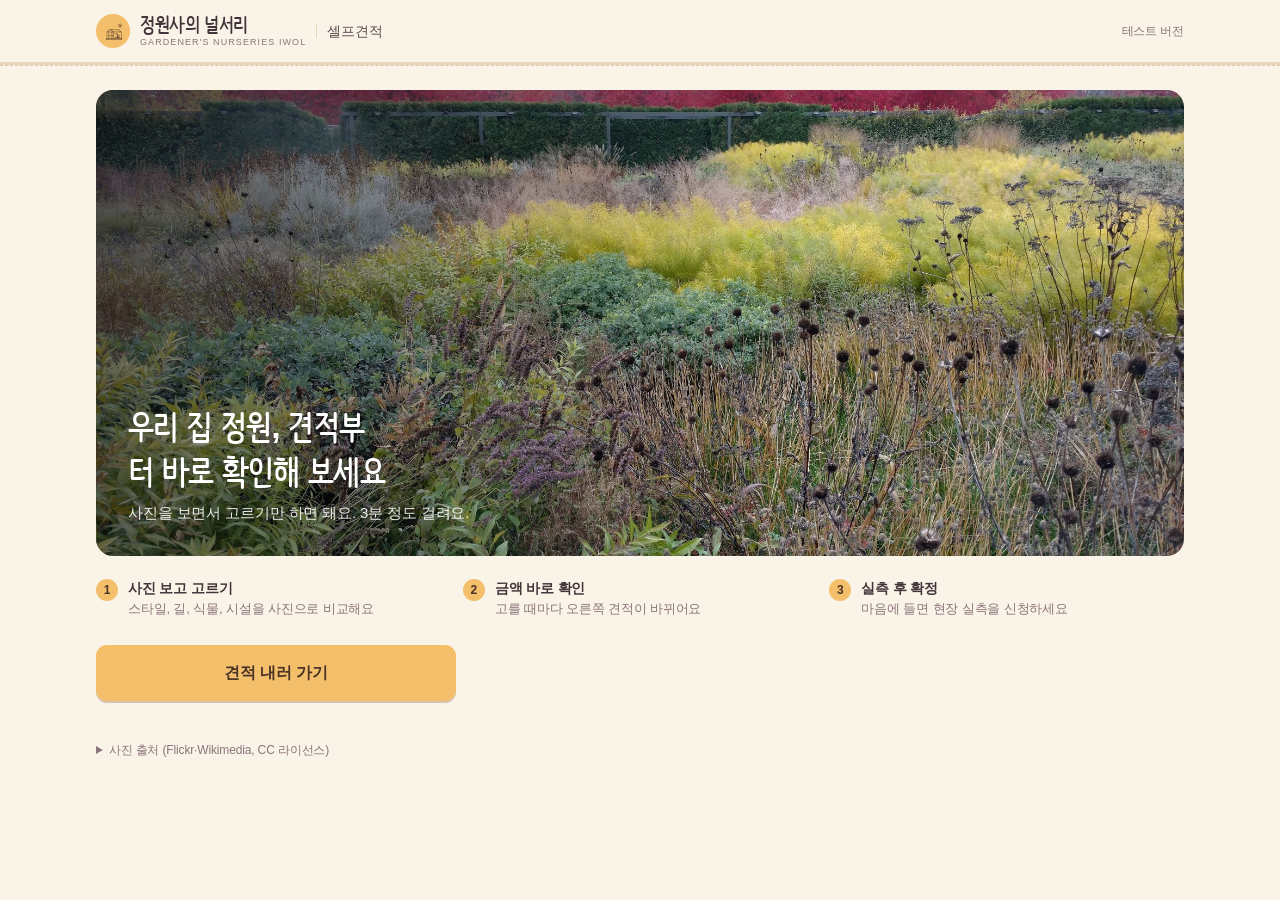
<file: estimate/index.html>
<!doctype html>
<html lang="ko">
<head>
<meta charset="utf-8">
<meta name="viewport" content="width=device-width,initial-scale=1,viewport-fit=cover">
<link rel="icon" href="img/brand-symbol.png">
<style>body{margin:0;font-size:14px}img{max-width:100%}[hidden]{display:none!important}</style>
<title>정원사의널서리 셀프견적</title>
<meta name="claude:viewport-fit-sides" content="cover">
<style>
/* Layout: 사진 카드 중심의 단계별 선택(왼쪽) + 고정 견적 요약(오른쪽), 모바일은 하단 합계 바 */
:root{
  /* 정원사의 널서리 통합관리 공통.css 색을 그대로 따른다 — 크림 바탕 단일 테마 */
  --bg:#FAF3E7; --surface:#FFFCF5; --sub:#F2E6D0; --fg:#43343A; --fg2:#5D4A51; --muted:#8B757C; --line:#E7D8BD; --line2:#D9C6A9;
  --accent:#A96B41; --accent-dark:#85502D; --accent-soft:#FBEEDA; --accent-fg:#FFFFFF;
  --gold:#F4BF6B; --gold-dark:#E0A445; --gold-ink:#4A3226; --badge:#85502D;
  --font:-apple-system,BlinkMacSystemFont,"Apple SD Gothic Neo","Malgun Gothic","Noto Sans KR",sans-serif;
  --hand:'Barunpen','Apple SD Gothic Neo',sans-serif;
  --shadow-card:0 2px 0 rgba(140,116,90,.10),0 0 0 1.5px #E7D8BD;
  --shadow-btn:0 2px 0 rgba(120,88,46,.30);
  color-scheme:light;
}
@font-face{font-family:'Barunpen';src:url('font/NanumBarunpenR.woff2') format('woff2');font-weight:400;font-display:swap}
@font-face{font-family:'Barunpen';src:url('font/NanumBarunpenB.woff2') format('woff2');font-weight:700;font-display:swap}

*{box-sizing:border-box}
body{background:var(--bg);color:var(--fg);font-family:var(--font);font-size:15px;line-height:1.5;letter-spacing:-.01em;-webkit-font-smoothing:antialiased}
button,input{font:inherit;color:inherit;letter-spacing:inherit}
:focus-visible{outline:2px solid var(--accent);outline-offset:2px}
img{display:block}
.gut{padding-left:max(16px,env(safe-area-inset-left,0px));padding-right:max(16px,env(safe-area-inset-right,0px))}

/* header */
body::before{content:"";position:fixed;inset:0 0 auto;height:env(safe-area-inset-top,0px);z-index:10;background:var(--bg)}
header{position:sticky;top:env(safe-area-inset-top,0px);z-index:20;background:var(--bg);border-bottom:1.5px dashed var(--line2)}
.hd{max-width:1120px;margin:0 auto;height:62px;display:flex;align-items:center;gap:10px}
.mark{width:34px;height:34px;flex:none}
.logo{font-family:var(--hand);font-weight:700;font-size:20px;letter-spacing:-.02em;line-height:1.1;display:flex;flex-direction:column}
.logo small{font-family:var(--font);font-size:9px;letter-spacing:.12em;color:var(--muted);font-weight:500;margin-top:2px}
@media (max-width:520px){.logo small{display:none}.hd .test{display:none}}
.hd .sep{width:1px;height:14px;background:var(--line)}
.hd .ttl{font-size:14px;color:var(--fg2);font-weight:500}
.hd .test{margin-left:auto;font-size:12px;color:var(--muted)}
.bar{height:3px;background:var(--line)}
.bar i{display:block;height:100%;width:0;background:var(--gold-dark);transition:width .35s}

/* intro */
.intro{max-width:1120px;margin:0 auto;padding-block:24px 40px}
.intro-hero{position:relative;border-radius:17px;overflow:hidden;aspect-ratio:21/9;max-width:100%;background:var(--sub)}
.intro-hero img{width:100%;height:100%;object-fit:cover}
.intro-hero::after{content:"";position:absolute;inset:0;background:linear-gradient(90deg,rgba(0,0,0,.55),rgba(0,0,0,0) 65%)}
.intro-copy{position:absolute;left:32px;bottom:32px;right:32px;z-index:1;color:#fff;max-width:440px}
.intro-copy h1{font-family:var(--hand);font-size:34px;line-height:1.3;margin:0 0 8px;font-weight:700;letter-spacing:-.02em;text-wrap:balance}
.intro-copy p{margin:0;font-size:15px;opacity:.9}
@media (max-width:640px){.intro-hero{aspect-ratio:4/5}.intro-copy{left:20px;bottom:20px;right:20px}.intro-copy h1{font-size:24px}.intro-hero::after{background:linear-gradient(0deg,rgba(0,0,0,.65),rgba(0,0,0,0) 70%)}}
.how{display:grid;grid-template-columns:repeat(3,minmax(0,1fr));gap:12px;margin:20px 0 24px}
@media (max-width:640px){.how{grid-template-columns:minmax(0,1fr)}}
.how{counter-reset:h}
.how div{counter-increment:h;display:grid;grid-template-columns:auto 1fr;column-gap:10px;padding:2px 0}
.how div::before{content:counter(h);grid-row:span 2;width:22px;height:22px;border-radius:50%;background:var(--gold);color:var(--gold-ink);font-weight:700;font-size:12px;display:grid;place-items:center;margin-top:1px}
.how b{font-size:14px;font-weight:600}
.how span{font-size:13px;color:var(--muted)}
.start{display:block;width:100%;max-width:360px;background:var(--gold);color:var(--gold-ink);box-shadow:var(--shadow-btn);border:0;border-radius:11px;padding:16px;font-size:16px;font-weight:700;cursor:pointer}

/* main grid */
.wrap{max-width:1120px;margin:0 auto;padding-block:28px 140px;display:grid;grid-template-columns:minmax(0,1fr) 320px;gap:40px;align-items:start}
@media (max-width:920px){.wrap{grid-template-columns:minmax(0,1fr)}.summary{display:none}}

.crumbs{display:flex;flex-wrap:wrap;gap:4px;margin-bottom:20px}
.crumbs button{border:1.5px solid var(--line);background:var(--surface);border-radius:999px;padding:5px 12px;font-size:13px;color:var(--muted);cursor:pointer}
.crumbs button.on{border-color:var(--gold);background:var(--gold);color:var(--gold-ink);font-weight:700}
.crumbs button.done{color:var(--accent-dark);border-color:var(--line);background:var(--accent-soft)}
.crumbs button:disabled{cursor:default;opacity:.55}

.q{font-family:var(--hand);font-size:28px;line-height:1.35;font-weight:700;letter-spacing:-.02em;margin:0 0 6px;text-wrap:balance}
.qh{color:var(--fg2);margin:0 0 20px;font-size:15px}
.sub-q{font-family:var(--hand);font-size:21px;font-weight:700;margin:36px 0 4px}
.sub-h{font-size:13px;color:var(--muted);margin:0 0 14px}

/* photo cards */
.cards{display:grid;grid-template-columns:repeat(3,minmax(0,1fr));gap:20px 14px}
.cards.c2{grid-template-columns:repeat(2,minmax(0,1fr))}
.cards.c4{grid-template-columns:repeat(4,minmax(0,1fr))}
@media (max-width:640px){.cards,.cards.c4{grid-template-columns:repeat(2,minmax(0,1fr));gap:18px 10px}}
.card{all:unset;box-sizing:border-box;cursor:pointer;display:flex;flex-direction:column;gap:8px;min-width:0}
.card .ph{position:relative;aspect-ratio:4/3;max-width:100%;border-radius:11px;overflow:hidden;background:var(--sub);outline:3px solid transparent;outline-offset:-3px;transition:outline-color .15s}
.card .ph img{width:100%;height:100%;object-fit:cover;transition:transform .4s}
.card:hover .ph img{transform:scale(1.03)}
.card .chk{position:absolute;top:8px;right:8px;width:24px;height:24px;border-radius:50%;background:rgba(0,0,0,.28);border:1.5px solid #fff;display:grid;place-items:center}
.card.multi .chk{border-radius:5px}
.card[aria-pressed="true"] .ph{outline-color:var(--accent)}
.card[aria-pressed="true"] .ph::after{content:"";position:absolute;inset:0;background:rgba(244,191,107,.18)}
.card[aria-pressed="true"] .chk{background:var(--gold);border-color:var(--gold-ink)}
.card[aria-pressed="true"] .chk::after{content:"";width:5px;height:10px;border:solid var(--gold-ink);border-width:0 2px 2px 0;transform:rotate(45deg) translate(-1px,-1px)}
.card:focus-visible .ph{outline-color:var(--fg)}
.card .tag{position:absolute;left:8px;top:8px;background:var(--gold);color:var(--gold-ink);font-size:11px;font-weight:700;padding:2px 6px;border-radius:3px}
.card .ref{position:absolute;left:0;right:0;bottom:0;padding:18px 8px 6px;font-size:11px;color:#fff;background:linear-gradient(0deg,rgba(0,0,0,.55),rgba(0,0,0,0));white-space:nowrap;overflow:hidden;text-overflow:ellipsis}
.card .nm{font-size:15px;font-weight:700;line-height:1.35}
.card .nm small{font-weight:400;color:var(--muted);font-size:12px;margin-left:4px}
.card .ds{font-size:13px;color:var(--fg2);line-height:1.45;margin-top:-4px}
.card .pl{font-size:12px;color:var(--muted);margin-top:-4px}
.card .pr{font-size:14px;font-weight:700;font-variant-numeric:tabular-nums}
.card .pr span{font-weight:400;color:var(--muted);font-size:12px}

/* area + path inputs */
.panel{background:var(--surface);box-shadow:var(--shadow-card);border-radius:17px;padding:20px}
.num{display:flex;align-items:baseline;gap:6px;flex-wrap:wrap}
.num input{width:120px;font-size:34px;font-weight:700;border:0;border-bottom:2px solid var(--fg);background:none;padding:0 0 2px;font-variant-numeric:tabular-nums;border-radius:0}
.num input:focus{outline:none;border-color:var(--accent)}
.num .u{font-size:20px;font-weight:700}
.num .cv{color:var(--muted);font-size:14px;margin-left:6px}
input[type=range]{width:100%;accent-color:var(--accent);margin:18px 0 2px}
.scale{display:flex;justify-content:space-between;font-size:12px;color:var(--muted);font-variant-numeric:tabular-nums}
.presets{display:grid;grid-template-columns:repeat(4,minmax(0,1fr));gap:8px;margin-top:18px}
@media (max-width:640px){.presets{grid-template-columns:repeat(2,minmax(0,1fr))}}
.preset{border:1.5px solid var(--line);background:var(--surface);border-radius:11px;padding:10px 12px;text-align:left;cursor:pointer}
.preset b{display:block;font-size:15px}
.preset span{font-size:12px;color:var(--muted)}
.preset[aria-pressed="true"]{border-color:var(--gold-dark);background:var(--accent-soft)}
.tip{display:flex;gap:10px;align-items:flex-start;background:var(--sub);border-radius:11px;padding:12px 14px;font-size:13px;color:var(--fg2);margin-top:14px}
.tip b{color:var(--fg)}

.widths{display:grid;grid-template-columns:repeat(3,minmax(0,1fr));gap:10px}
.wbtn{border:1.5px solid var(--line);background:var(--surface);border-radius:11px;padding:14px 12px;text-align:left;cursor:pointer;display:flex;flex-direction:column;gap:8px}
.wbtn[aria-pressed="true"]{border-color:var(--gold-dark);background:var(--accent-soft)}
.wbtn .vis{height:34px;display:flex;align-items:center;justify-content:center;background:repeating-linear-gradient(90deg,var(--line) 0 1px,transparent 1px 10px);border-radius:3px}
.wbtn .vis i{display:block;height:100%;background:var(--muted);opacity:.5;border-radius:2px}
.wbtn[aria-pressed="true"] .vis i{background:var(--accent);opacity:.8}
.wbtn b{font-size:15px}
.wbtn span{font-size:12px;color:var(--muted)}

/* nav */
.nav{display:flex;gap:8px;margin-top:36px}
.btn{border:0;border-radius:11px;padding:15px 24px;font-weight:700;font-size:15px;cursor:pointer}
.btn.pri{background:var(--gold);color:var(--gold-ink);box-shadow:var(--shadow-btn);min-width:200px}
.btn.pri:disabled{background:var(--sub);color:var(--muted);box-shadow:none;cursor:not-allowed}
.btn.sec{background:var(--surface);box-shadow:var(--shadow-card);color:var(--fg2)}
@media (max-width:920px){.nav .btn.pri{display:none}}

/* summary */
.summary{position:sticky;top:calc(env(safe-area-inset-top,0px) + 86px);background:var(--surface);box-shadow:var(--shadow-card);border-radius:17px;overflow:hidden}
.sm-hd{padding:16px 18px;border-bottom:1.5px dashed var(--line2);font-family:var(--hand);font-weight:700;font-size:19px;display:flex;justify-content:space-between}
.sm-hd span{font-weight:400;color:var(--muted);font-size:13px}
.sm-list{padding:6px 18px;max-height:46vh;overflow:auto}
.sm-row{display:flex;gap:10px;align-items:center;padding:10px 0;border-bottom:1px solid var(--line)}
.sm-row:last-child{border-bottom:0}
.sm-row img{width:44px;height:44px;border-radius:4px;object-fit:cover;flex:none;background:var(--sub)}
.sm-row .k{flex:1;min-width:0;font-size:13px;font-weight:600;line-height:1.35}
.sm-row .k small{display:block;font-weight:400;color:var(--muted);font-size:12px;white-space:nowrap;overflow:hidden;text-overflow:ellipsis}
.sm-row .v{font-size:13px;font-weight:600;font-variant-numeric:tabular-nums;white-space:nowrap}
.sm-empty{padding:24px 0;color:var(--muted);font-size:13px;text-align:center}
.sm-total{background:var(--accent-soft);padding:16px 18px}
.sm-total .l{font-size:12px;color:var(--muted)}
.sm-total .a{font-size:26px;font-weight:800;letter-spacing:-.03em;font-variant-numeric:tabular-nums}
.sm-total .r{font-size:12px;color:var(--fg2)}

.mbar{display:none;position:fixed;left:0;right:0;bottom:0;z-index:30;background:var(--surface);border-top:1.5px solid var(--line);padding-top:10px;padding-bottom:calc(10px + env(safe-area-inset-bottom,0px))}
@media (max-width:920px){.mbar.show{display:flex;align-items:center;gap:12px}}
.mbar .t{flex:1;min-width:0}
.mbar .t small{display:block;font-size:12px;color:var(--muted)}
.mbar .t b{font-size:20px;font-weight:800;font-variant-numeric:tabular-nums;letter-spacing:-.03em}
.mbar .btn{padding:14px 22px;min-width:120px}

/* result */
.receipt{background:var(--surface);box-shadow:var(--shadow-card);border-radius:17px;overflow:hidden}
.rc-row{display:flex;gap:14px;align-items:center;padding:14px 18px;border-bottom:1px solid var(--line)}
.rc-row img{width:64px;height:64px;border-radius:4px;object-fit:cover;flex:none;background:var(--sub)}
.rc-row .noimg{width:64px;height:64px;border-radius:4px;flex:none;background:var(--sub);display:grid;place-items:center;font-size:11px;color:var(--muted)}
.rc-row .k{flex:1;min-width:0}
.rc-row .k b{display:block;font-size:15px}
.rc-row .k small{font-size:13px;color:var(--muted)}
.rc-row .v{font-weight:700;font-variant-numeric:tabular-nums;white-space:nowrap}
.rc-sum{display:flex;justify-content:space-between;align-items:baseline;padding:18px;background:var(--accent-soft);flex-wrap:wrap;gap:6px}
.rc-sum b{font-size:28px;font-weight:800;letter-spacing:-.03em;font-variant-numeric:tabular-nums}
.notes{font-size:13px;color:var(--fg2);margin:14px 0 0;padding-left:18px}
.notes li+li{margin-top:4px}
form{display:grid;gap:12px;max-width:480px}
form label{font-size:13px;font-weight:600;display:grid;gap:6px}
form input{border:1.5px solid var(--line2);border-radius:11px;padding:13px 14px;background:var(--surface);font-weight:400}
form input:focus{outline:none;border-color:var(--gold-dark)}
.done-msg{background:var(--accent-soft);border-radius:11px;padding:14px 16px;font-size:14px;margin-top:12px}

footer{max-width:1120px;margin:0 auto;padding-block:0 120px;font-size:12px;color:var(--muted)}
footer summary{cursor:pointer}
footer ul{padding-left:18px;margin:8px 0 0}
@media (prefers-reduced-motion:reduce){*{transition:none!important}}
</style>
</head>
<body>


<header>
  <div class="hd gut">
    <img class="mark" src="img/brand-symbol.png" alt="">
    <span class="logo">정원사의 널서리<small>GARDENER'S NURSERIES IWOL</small></span><span class="sep"></span><span class="ttl">셀프견적</span>
    <span class="test">테스트 버전</span>
  </div>
  <div class="bar"><i id="bar"></i></div>
</header>

<section class="intro gut" id="intro">
  <div class="intro-hero">
    <img src="img/hero.jpg" alt="그라스와 여러해살이풀이 어우러진 자연주의 정원, 시카고 루리 가든">
    <div class="intro-copy">
      <h1>우리 집 정원, 견적부터 바로 확인해 보세요</h1>
      <p>사진을 보면서 고르기만 하면 돼요. 3분 정도 걸려요.</p>
    </div>
  </div>
  <div class="how" aria-label="진행 순서">
    <div><b>사진 보고 고르기</b><span>스타일, 길, 식물, 시설을 사진으로 비교해요</span></div>
    <div><b>금액 바로 확인</b><span>고를 때마다 오른쪽 견적이 바뀌어요</span></div>
    <div><b>실측 후 확정</b><span>마음에 들면 현장 실측을 신청하세요</span></div>
  </div>
  <button class="start" id="start" type="button">견적 내러 가기</button>
</section>

<div class="wrap gut" id="app" hidden>
  <main>
    <nav class="crumbs" id="crumbs" aria-label="단계"></nav>
    <section id="stage"></section>
    <div class="nav">
      <button class="btn sec" id="prev" type="button">이전</button>
      <button class="btn pri" id="next" type="button">다음</button>
    </div>
  </main>
  <aside class="summary" aria-label="견적 요약">
    <div class="sm-hd">내 정원 견적 <span id="sm-count"></span></div>
    <div class="sm-list" id="sm-list"></div>
    <div class="sm-total">
      <div class="l">예상 합계 · 부가세 별도</div>
      <div class="a" id="total">0원</div>
      <div class="r" id="range"></div>
    </div>
  </aside>
</div>

<footer class="gut">
  <details><summary>사진 출처 (Flickr·Wikimedia, CC 라이선스)</summary><ul id="credits"></ul></details>
</footer>

<div class="mbar gut" id="mbar">
  <div class="t"><small>예상 합계 · 부가세 별도</small><b id="mtotal">0원</b></div>
  <button class="btn pri" id="mnext" type="button">다음</button>
</div>

<script>
const CREDITS={"hero": "Lurie Garden IMG 20181101 152936297.jpg / NewtonCourt / CC BY-SA 4.0", "st_natural": "RHS Wisley - Piet Oudolf Landscape Garden - geogra / Colin Smith / CC BY-SA 2.0", "st_japanese": "Adachi Dry Landscape / campra / CC BY-NC-ND", "st_modern": "Chelsea flower show gardens / Rictor Norton & David Allen / CC BY", "st_cottage": "Great Dixter Gardens, Sussex, England (1 of 23) |  / ukgardenphotos / CC BY-NC-ND", "st_korean": "Soswaewon, a traditional garden, Korea(The traces  / Michael@0730 / CC BY-ND", "st_med": "A corner of my garden 6feb11 / Monica Arellano-Ongpin / CC BY", "st_dry": "Dry Gardens in England (3 of 21) | Beth Chatto Gar / ukgardenphotos / CC BY-NC-ND", "st_formal": "Château de Villandry Gardens / geoftheref / CC BY-NC-ND", "st_woodland": "digitalis in the , woodland garden / Kew on Flickr / CC BY-NC-SA", "st_kitchen": "Villandry Gardens A 2nd Wide Angle View / bestfor / richard / CC BY-NC-ND", "path_yes": "English Herbaceous Borders | Gardens at RHS Wisley / ukgardenphotos / CC BY-NC-ND", "path_no": "Watering the backyard lawn, dappled sunlight, hose / Wonderlane / CC BY", "m_masato": "matt-ross-capitola-2 / CountryMouse13 / CC BY", "m_gravel": "Square Trees / SFB579 Namaste / CC BY", "m_step": "The Landscape of my Life / Ronald Douglas Frazier / CC BY", "m_basalt": "Stepping stones / Maria Keays / CC BY", "m_granite": "Contemporary Backyard Water Feature by Architectur / Landscape Design Advisor / CC BY-ND", "m_deck": "Autumn Plants / wwarby / CC BY", "p_min": "Watering the backyard lawn, dappled sunlight, hose / Wonderlane / CC BY", "p_basic": "Circular Driveway Design by Paul Marcial Landscape / Landscape Design Advisor / CC BY-ND", "p_rich": "reading in the garden, / David McSpadden / CC BY", "p_full": "digitalis in the , woodland garden / Kew on Flickr / CC BY-NC-SA", "t_pine": "Changdeokgung Huwon 11 / travel oriented / CC BY-SA", "t_maple": "maple / kloniwotski / CC BY", "t_olive": "Olivo secolare - secular olive tree / Renzo Ferrante / CC BY", "t_serv": "Kousa dogwood, Harvard Yard / Muffet / CC BY", "x_light": "Golfing at Dusk on the Lighted Course / Trey Ratcliff / CC BY-NC-SA", "x_water": "Drip irrigation / JobyOne / CC BY", "x_deck": "MLS Backyard deck / Insight Imaging: John A Ryan Photography / CC BY-NC-SA", "x_pergola": "004 Pergola Gardens, Hampstead Heath - 15 lensbaby / philhearing / CC BY", "x_tap": "One for the lawn / khairilfz / CC BY-NC-ND", "x_edge": "strolling the Central Park Conservancy gardens / David McSpadden / CC BY"};
// ---- 테스트용 단가표 (원) ----
const STYLES=[
  {id:'natural',ref:'RHS 위즐리 · 피트 아우돌프 설계',img:'st_natural',name:'자연주의 정원',en:'Naturalistic',desc:'그라스와 여러해살이풀을 들판처럼 섞어 심어요',plants:'수크령 · 에키네시아 · 억새',unit:240000,hot:true},
  {id:'japanese',ref:'일본 아다치 미술관 정원',img:'st_japanese',name:'재패니즈 가든',en:'Japanese',desc:'단풍, 이끼, 연못과 돌로 고요하게',plants:'단풍나무 · 이끼 · 철쭉',unit:300000},
  {id:'modern',ref:'첼시 플라워쇼 출품 정원',img:'st_modern',name:'모던 정원',en:'Modern',desc:'직선 화단과 판석, 절제된 식재',plants:'그라스 · 회양목 · 자작나무',unit:220000,hot:true},
  {id:'cottage',ref:'영국 그레이트 딕스터',img:'st_cottage',name:'코티지 정원',en:'Cottage',desc:'꽃이 가득한 영국 시골집 느낌',plants:'장미 · 디기탈리스 · 라벤더',unit:240000},
  {id:'korean',ref:'담양 소쇄원',img:'st_korean',name:'한국 전통 정원',en:'Korean',desc:'소나무와 자연석, 여백을 살린 구성',plants:'소나무 · 배롱나무 · 맥문동',unit:320000},
  {id:'med',ref:'이탈리아 토스카나 주택 정원',img:'st_med',name:'지중해 정원',en:'Mediterranean',desc:'올리브와 라벤더, 밝은 돌과 화분',plants:'올리브 · 라벤더 · 로즈마리',unit:230000},
  {id:'dry',ref:'영국 베스 채토 자갈 정원',img:'st_dry',name:'드라이 가든',en:'Dry · Gravel',desc:'자갈 위에 가뭄에 강한 식물, 물 주기 거의 없음',plants:'세덤 · 유카 · 블루페스큐',unit:180000},
  {id:'formal',ref:'프랑스 빌랑드리 성',img:'st_formal',name:'포멀 정원',en:'Formal',desc:'좌우 대칭, 다듬은 생울타리와 토피어리',plants:'회양목 · 주목 · 장미',unit:260000},
  {id:'woodland',ref:'영국 큐 가든 우드랜드',img:'st_woodland',name:'그늘 정원',en:'Woodland',desc:'큰 나무 아래, 볕이 적은 마당에 맞춰요',plants:'호스타 · 고사리 · 비비추',unit:200000},
  {id:'kitchen',ref:'빌랑드리 성 채소 정원(포타제)',img:'st_kitchen',name:'키친가든',en:'Kitchen',desc:'텃밭 상자와 허브, 작은 과실수',plants:'블루베리 · 허브 · 쌈채소',unit:150000},
];
const PRESETS=[{a:10,t:'타운하우스 마당'},{a:30,t:'전원주택 앞마당'},{a:50,t:'넓은 단독주택'},{a:100,t:'세컨하우스·농가'}];
const WIDTHS=[{w:0.6,d:'혼자 걷는 폭'},{w:0.9,d:'가장 많이 해요'},{w:1.2,d:'둘이 나란히'}];
const MATS=[
  {id:'masato',img:'m_masato',name:'마사토 다짐',desc:'흙길처럼 자연스러움, 비 온 뒤 보수 필요',m2:40000},
  {id:'gravel',img:'m_gravel',name:'쇄석 · 자갈',desc:'배수가 좋고 밟으면 사각 소리',m2:55000},
  {id:'step',img:'m_step',name:'디딤석',desc:'잔디나 바크 위에 징검다리처럼',m2:90000},
  {id:'basalt',img:'m_basalt',name:'현무암 판석',desc:'짙은 회색, 잘 미끄러지지 않음',m2:140000},
  {id:'granite',img:'m_granite',name:'화강석 판석',desc:'밝고 반듯한 마감',m2:160000},
  {id:'deck',img:'m_deck',name:'목재 데크길',desc:'신발 젖을 일 없이 깔끔함',m2:220000},
];
const PLANTS=[
  {id:'min',img:'p_min',name:'최소',desc:'잔디 위주, 화단은 한두 곳',py:0},
  {id:'basic',img:'p_basic',name:'기본',desc:'관목과 꽃을 테두리 위주로',py:50000},
  {id:'rich',img:'p_rich',name:'풍성하게',desc:'계절마다 꽃이 바뀌도록 빽빽하게',py:100000},
  {id:'full',img:'p_full',name:'숲처럼',desc:'큰 나무부터 지피식물까지 층층이',py:180000},
];
const TREES=[
  {id:'pine',img:'t_pine',name:'소나무',size:'H3.0m',price:3200000},
  {id:'maple',img:'t_maple',name:'단풍나무',size:'H2.5m',price:1400000},
  {id:'olive',img:'t_olive',name:'올리브나무',size:'H1.8m',price:850000},
  {id:'serv',img:'t_serv',name:'산딸나무',size:'H2.5m',price:950000},
];
const EXTRAS=[
  {id:'light',img:'x_light',name:'정원 조명',desc:'바닥·스파이크 조명 6~8개',price:1800000},
  {id:'water',img:'x_water',name:'자동 관수',desc:'점적 호스와 타이머',price:2500000},
  {id:'deck',img:'x_deck',name:'데크 4평',desc:'합성목, 기초 공사 포함',price:4800000},
  {id:'pergola',img:'x_pergola',name:'파고라',desc:'3×3m 알루미늄',price:6500000},
  {id:'tap',img:'x_tap',name:'외부 수전',desc:'동파방지형 1곳',price:600000},
  {id:'edge',img:'x_edge',name:'화단 경계석',desc:'20m 기준',price:1200000},
];
const PY=3.3058;
const S={style:null,area:30,path:null,len:15,width:0.9,mat:null,plant:null,trees:new Set(),extras:new Set()};
const STEPS=[
  {key:'style',nav:'스타일',ok:()=>!!S.style},
  {key:'area',nav:'면적',ok:()=>S.area>=5},
  {key:'path',nav:'동선',ok:()=>!!S.path&&(S.path==='no'||S.len>0)},
  {key:'mat',nav:'길 소재',ok:()=>!!S.mat,skip:()=>S.path==='no'},
  {key:'plant',nav:'식재',ok:()=>!!S.plant},
  {key:'extra',nav:'추가 시설',ok:()=>true},
  {key:'result',nav:'견적서',ok:()=>true},
];
let cur=0;
const $=id=>document.getElementById(id);
const find=(a,id)=>a.find(x=>x.id===id);
const won=n=>{const m=Math.round(n/10000);if(m>=10000){const e=Math.floor(m/10000),r=m%10000;return e+'억'+(r?' '+r.toLocaleString()+'만':'')+' 원'}return m.toLocaleString()+'만 원'};
const img=k=>`img/${k}.jpg`;

function calc(){
  const L=[],st=find(STYLES,S.style);
  if(st)L.push({img:st.img,k:st.name+' 기본 조성',d:`${S.area}평 × 평당 ${st.unit/10000}만 원`,v:st.unit*S.area});
  if(S.path==='yes'){const m=find(MATS,S.mat),a=+(S.len*S.width).toFixed(1);if(m)L.push({img:m.img,k:'동선 · '+m.name,d:`${S.len}m × 폭 ${S.width}m = ${a}㎡`,v:Math.round(m.m2*a)})}
  const p=find(PLANTS,S.plant);if(p)L.push({img:p.img,k:'식재 · '+p.name,d:p.py?`${S.area}평 × 평당 ${p.py/10000}만 원`:'기본 조성에 포함',v:p.py*S.area});
  S.trees.forEach(id=>{const t=find(TREES,id);L.push({img:t.img,k:t.name+' '+t.size,d:'운반·식재·지주 포함',v:t.price})});
  S.extras.forEach(id=>{const e=find(EXTRAS,id);L.push({img:e.img,k:e.name,d:e.desc,v:e.price})});
  const sub=L.reduce((a,b)=>a+b.v,0);
  if(sub>0)L.push({img:null,k:'설계 · 현장관리비',d:'공사비의 8%, 최소 50만 원',v:Math.max(500000,Math.round(sub*.08))});
  return{L,total:L.reduce((a,b)=>a+b.v,0)};
}

function card(o){
  return `<button type="button" class="card${o.multi?' multi':''}" data-id="${o.id}" aria-pressed="${!!o.on}">
    <div class="ph"><img src="${img(o.img)}" alt="${o.name}" loading="lazy">${o.hot?'<span class="tag">인기</span>':''}${o.ref?`<span class="ref">${o.ref}</span>`:''}<i class="chk" aria-hidden="true"></i></div>
    <div class="nm">${o.name}${o.en?`<small>${o.en}</small>`:''}</div>
    ${o.desc?`<div class="ds">${o.desc}</div>`:''}
    ${o.plants?`<div class="pl">${o.plants}</div>`:''}
    ${o.price?`<div class="pr">${o.price}</div>`:''}</button>`;
}

function render(){
  const step=STEPS[cur],vis=STEPS.filter(s=>!(s.skip&&s.skip())),idx=vis.indexOf(step);
  $('bar').style.width=((idx+1)/vis.length*100)+'%';
  $('crumbs').innerHTML=vis.map((s,i)=>{const reach=i<=idx||vis.slice(0,i).every(x=>x.ok());
    return `<button type="button" data-k="${s.key}" class="${s===step?'on':i<idx?'done':''}" ${reach?'':'disabled'}>${s.nav}</button>`}).join('');
  let h='';
  if(step.key==='style')h=`<h1 class="q">어떤 정원을 원하세요?</h1><p class="qh">각 스타일을 대표하는 실제 정원 사진이에요. 가장 끌리는 걸 하나 골라 주세요. 상담하면서 섞어도 괜찮아요.</p>
    <div class="cards" id="g">${STYLES.map(s=>card({...s,price:`평당 ${s.unit/10000}만 원~`,on:S.style===s.id})).join('')}</div>`;
  if(step.key==='area')h=`<h1 class="q">정원 면적은 어느 정도인가요?</h1><p class="qh">건물과 주차 공간을 뺀, 실제로 꾸밀 땅의 넓이예요. 대략이어도 괜찮아요.</p>
    <div class="panel"><div class="num"><input type="number" id="area-n" min="5" max="300" value="${S.area}" aria-label="면적(평)"><span class="u">평</span><span class="cv" id="area-m">약 ${Math.round(S.area*PY)}㎡</span></div>
    <input type="range" id="area-r" min="5" max="200" value="${Math.min(S.area,200)}" aria-label="면적 조절">
    <div class="scale"><span>5평</span><span>100평</span><span>200평</span></div>
    <div class="presets">${PRESETS.map(p=>`<button type="button" class="preset" data-a="${p.a}" aria-pressed="${S.area===p.a}"><b>${p.a}평</b><span>${p.t}</span></button>`).join('')}</div>
    <div class="tip"><span><b>감이 안 오면</b> 주차 한 칸이 약 4평(12.5㎡)이에요. 마당에 차가 몇 대 들어갈지 떠올려 보세요.</span></div></div>`;
  if(step.key==='path'){const a=+(S.len*S.width).toFixed(1);
    h=`<h1 class="q">정원 안에 걸어 다닐 길이 필요한가요?</h1><p class="qh">현관에서 대문까지, 데크에서 텃밭까지처럼 자주 오가는 길이에요.</p>
    <div class="cards c2" id="g">${card({id:'yes',img:'path_yes',name:'네, 길을 만들어 주세요',desc:'길이와 폭을 정하고 소재를 골라요',on:S.path==='yes'})}${card({id:'no',img:'path_no',name:'아니요, 필요 없어요',desc:'잔디와 화단으로만 채워요',on:S.path==='no'})}</div>
    ${S.path==='yes'?`<h2 class="sub-q">길 전체 길이</h2><p class="sub-h">여러 갈래라면 모두 더한 길이로 적어 주세요.</p>
    <div class="panel"><div class="num"><input type="number" id="len-n" min="1" max="100" value="${S.len}" aria-label="동선 길이(m)"><span class="u">m</span><span class="cv" id="len-a">길 면적 약 ${a}㎡</span></div>
    <input type="range" id="len-r" min="1" max="60" value="${Math.min(S.len,60)}" aria-label="길이 조절"><div class="scale"><span>1m</span><span>30m</span><span>60m</span></div></div>
    <h2 class="sub-q">길 폭</h2><p class="sub-h">회색 칸 한 줄이 10cm예요.</p>
    <div class="widths" id="w">${WIDTHS.map(w=>`<button type="button" class="wbtn" data-w="${w.w}" aria-pressed="${S.width===w.w}"><div class="vis"><i style="width:${w.w/1.2*100}%"></i></div><b>${w.w}m</b><span>${w.d}</span></button>`).join('')}</div>`:''}`}
  if(step.key==='mat'){const a=+(S.len*S.width).toFixed(1);
    h=`<h1 class="q">길은 어떤 소재로 깔까요?</h1><p class="qh">${S.len}m × 폭 ${S.width}m, 약 ${a}㎡ 기준으로 계산했어요.</p>
    <div class="cards" id="g">${MATS.map(m=>card({...m,price:`${won(m.m2*a)} <span>· ㎡당 ${m.m2/10000}만</span>`,on:S.mat===m.id})).join('')}</div>`}
  if(step.key==='plant')h=`<h1 class="q">식물은 얼마나 심을까요?</h1><p class="qh">많이 심을수록 처음부터 꽉 찬 느낌이 나요. 대신 비용과 관리가 늘어요.</p>
    <div class="cards c4" id="g">${PLANTS.map(p=>card({...p,price:p.py?`+${won(p.py*S.area)} <span>· 평당 ${p.py/10000}만</span>`:'추가 비용 없음',on:S.plant===p.id})).join('')}</div>
    <h2 class="sub-q">상징목도 넣을까요?</h2><p class="sub-h">정원의 중심이 되는 큰 나무예요. 여러 그루 골라도 돼요.</p>
    <div class="cards c4" id="g2">${TREES.map(t=>card({...t,desc:t.size+' 기준',price:won(t.price),on:S.trees.has(t.id),multi:true})).join('')}</div>`;
  if(step.key==='extra')h=`<h1 class="q">같이 하고 싶은 시설이 있나요?</h1><p class="qh">여러 개 골라도 되고, 없으면 그냥 넘어가세요.</p>
    <div class="cards" id="g">${EXTRAS.map(e=>card({...e,price:won(e.price),on:S.extras.has(e.id),multi:true})).join('')}</div>`;
  if(step.key==='result'){const{L,total}=calc();
    h=`<h1 class="q">예상 견적이 나왔어요</h1><p class="qh">현장 상태에 따라 15% 안팎으로 달라질 수 있어요. 실측 후 확정 견적을 드려요.</p>
    <div class="receipt">${L.map(l=>`<div class="rc-row">${l.img?`<img src="${img(l.img)}" alt="">`:'<div class="noimg">설계</div>'}<div class="k"><b>${l.k}</b><small>${l.d}</small></div><div class="v">${won(l.v)}</div></div>`).join('')}
    <div class="rc-sum"><span>합계 · 부가세 별도</span><b>${won(total)}</b></div></div>
    <ul class="notes"><li>기존 조경 철거, 폐기물 처리, 장비가 들어가기 어려운 현장은 따로 계산해요.</li><li>나무 가격은 계절과 수형에 따라 달라져요.</li><li>테스트용 단가라 실제 견적과 달라요.</li></ul>
    <h2 class="sub-q">실측 상담 신청</h2><p class="sub-h">이 견적서를 가지고 현장에 방문해요.</p>
    <form id="lead"><label for="nm">이름<input id="nm" required autocomplete="name" placeholder="홍길동"></label>
    <label for="ph">연락처<input id="ph" required inputmode="tel" placeholder="010-0000-0000"></label>
    <label for="ad">시공 지역<input id="ad" placeholder="예: 경기 양평군 서종면"></label>
    <button class="btn pri" type="submit" style="display:block;width:100%">이 견적으로 상담 신청</button></form><div id="sent"></div>`}
  $('stage').innerHTML=h; bind(step.key); updateNav(); updateSummary();
}

function bind(k){
  const st=$('stage'),on=(sel,fn)=>st.querySelectorAll(sel).forEach(b=>b.onclick=()=>fn(b));
  const tog=(set,id)=>set.has(id)?set.delete(id):set.add(id);
  if(k==='style')on('#g .card',b=>{S.style=b.dataset.id;render()});
  if(k==='mat')on('#g .card',b=>{S.mat=b.dataset.id;render()});
  if(k==='plant'){on('#g .card',b=>{S.plant=b.dataset.id;render()});on('#g2 .card',b=>{tog(S.trees,b.dataset.id);render()})}
  if(k==='extra')on('#g .card',b=>{tog(S.extras,b.dataset.id);render()});
  if(k==='area'){const n=$('area-n'),r=$('area-r');
    const set=v=>{S.area=Math.max(0,Math.round(+v||0));n.value=S.area;r.value=Math.min(S.area,200);$('area-m').textContent=`약 ${Math.round(S.area*PY)}㎡`;
      st.querySelectorAll('.preset').forEach(c=>c.setAttribute('aria-pressed',+c.dataset.a===S.area));updateNav();updateSummary()};
    n.oninput=()=>set(n.value);r.oninput=()=>set(r.value);on('.preset',c=>set(c.dataset.a))}
  if(k==='path'){on('#g .card',b=>{S.path=b.dataset.id;render()});on('.wbtn',b=>{S.width=+b.dataset.w;render()});
    const n=$('len-n'),r=$('len-r');if(n){const set=v=>{S.len=Math.max(0,Math.round(+v||0));n.value=S.len;r.value=Math.min(S.len,60);$('len-a').textContent=`길 면적 약 ${+(S.len*S.width).toFixed(1)}㎡`;updateNav();updateSummary()};
      n.oninput=()=>set(n.value);r.oninput=()=>set(r.value)}}
  if(k==='result')$('lead').onsubmit=e=>{e.preventDefault();$('sent').innerHTML=`<p class="done-msg">${$('nm').value}님, 신청 내용을 받았어요. 테스트 페이지라 실제로 전송되지는 않아요.</p>`};
}

function go(i){cur=i;render();window.scrollTo({top:0})}
function move(d){let i=cur+d;while(STEPS[i]&&STEPS[i].skip&&STEPS[i].skip())i+=d;if(STEPS[i])go(i)}
function updateNav(){const s=STEPS[cur],last=s.key==='result',lbl=s.key==='extra'?'견적서 보기':'다음';
  ['next','mnext'].forEach(id=>{const b=$(id);b.disabled=!s.ok();b.textContent=lbl;b.hidden=last});
  $('prev').hidden=cur===0}
function updateSummary(){const{L,total}=calc();
  $('sm-count').textContent=L.length?`${L.length}개 항목`:'';
  $('sm-list').innerHTML=L.length?L.map(l=>`<div class="sm-row">${l.img?`<img src="${img(l.img)}" alt="">`:'<img alt="" style="visibility:hidden">'}<div class="k">${l.k}<small>${l.d}</small></div><div class="v">${won(l.v)}</div></div>`).join(''):'<div class="sm-empty">사진을 고르면 여기에 금액이 쌓여요</div>';
  $('total').textContent=won(total);$('mtotal').textContent=won(total);
  $('range').textContent=total?`${won(total*.85)} ~ ${won(total*1.15)}`:''}

$('start').onclick=()=>{$('intro').hidden=true;$('app').hidden=false;$('mbar').classList.add('show');go(0)};
$('next').onclick=$('mnext').onclick=()=>move(1);
$('prev').onclick=()=>move(-1);
$('crumbs').onclick=e=>{const b=e.target.closest('button[data-k]');if(b&&!b.disabled)go(STEPS.findIndex(s=>s.key===b.dataset.k))};
$('credits').innerHTML=Object.entries(CREDITS).map(([k,v])=>`<li>${v}</li>`).join('');
</script>

</body>
</html>
</file>
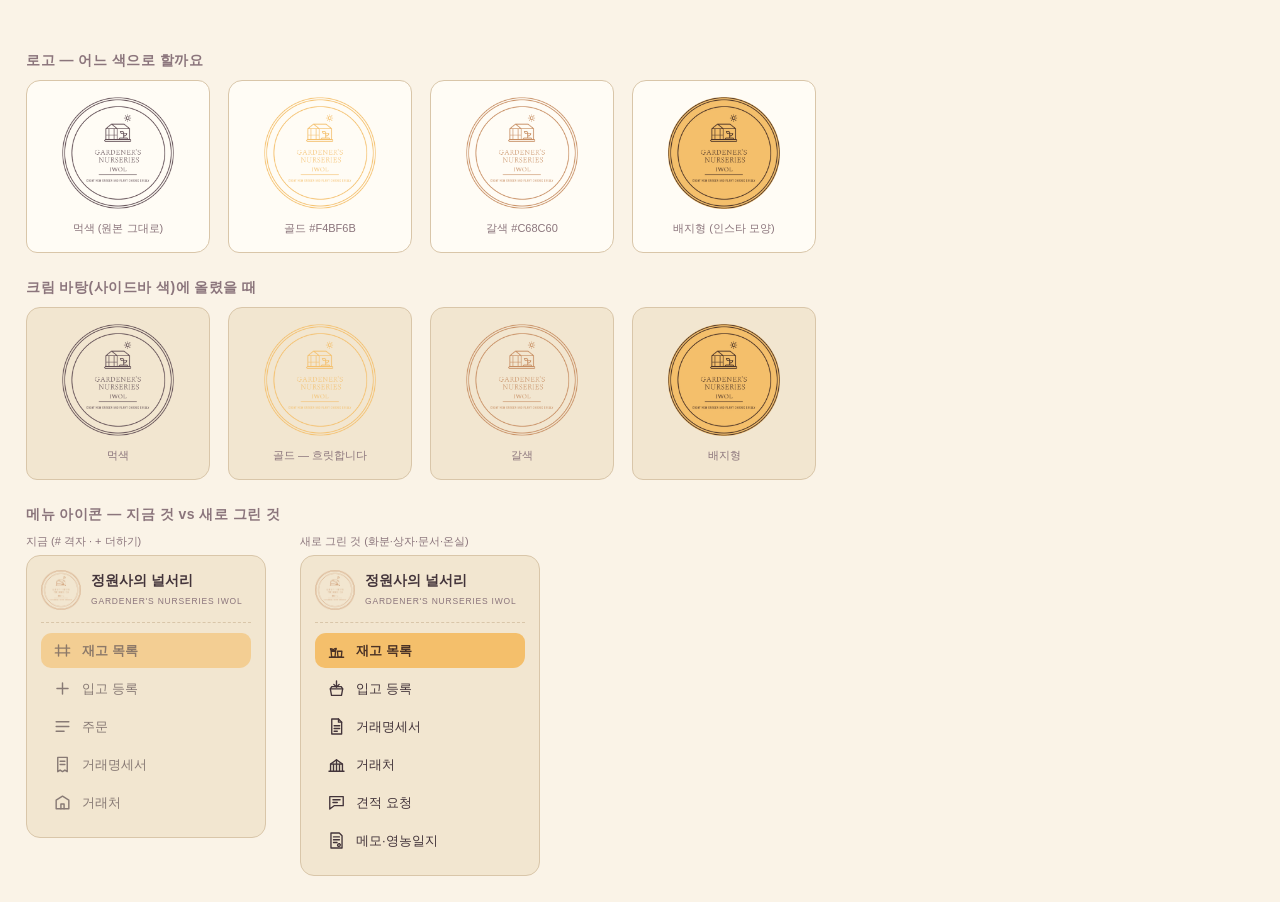
<file: img/브랜드/_확인.html>
<!doctype html><meta charset="utf-8"><title>로고·아이콘 확인</title>
<style>
 body{background:#FAF3E7;font-family:-apple-system,'Apple SD Gothic Neo',sans-serif;color:#43343A;padding:26px;margin:0;width:1100px}
 h2{font-size:14px;margin:26px 0 10px;color:#8B757C;font-weight:600;letter-spacing:.5px}
 .row{display:flex;gap:18px;flex-wrap:wrap;align-items:flex-start}
 .box{background:#FFFCF5;border:1.5px solid #D9C6A9;border-radius:14px 12px 15px 11px;padding:16px;text-align:center;width:150px}
 .box.crm{background:#F2E6D0}
 .box img{width:112px;height:112px;object-fit:contain}
 .cap{font-size:11px;color:#8B757C;margin-top:8px}
 .side{background:#F2E6D0;border:1.5px solid #D9C6A9;border-radius:14px;padding:14px;width:210px}
 .side .lg{display:flex;align-items:center;gap:10px;padding-bottom:12px;border-bottom:1.5px dashed #D9C6A9;margin-bottom:10px}
 .side .lg img{width:40px;height:40px;object-fit:contain}
 .side .lg b{font-size:14px;display:block}
 .side .lg span{font-size:8.5px;color:#8B757C;letter-spacing:.8px}
 .mi{display:flex;align-items:center;gap:10px;border-radius:11px 9px 12px 10px;padding:8px 12px;font-size:13px;color:#43343A;margin-bottom:3px}
 .mi.on{background:#F4BF6B;color:#4A3226;font-weight:600}
 .mi svg{width:19px;height:19px;flex:none}
 .cmp{display:flex;gap:34px;align-items:flex-start}
 .old .mi{opacity:.6}
 .lbl{font-size:11px;color:#8B757C;margin-bottom:6px}
</style>
<h2>로고 — 어느 색으로 할까요</h2>
<div class="row">
 <div class="box"><img src="로고-먹색.png"><div class="cap">먹색 (원본 그대로)</div></div>
 <div class="box"><img src="로고-골드.png"><div class="cap">골드 #F4BF6B</div></div>
 <div class="box"><img src="로고-갈색.png"><div class="cap">갈색 #C68C60</div></div>
 <div class="box"><img src="로고-배지.png"><div class="cap">배지형 (인스타 모양)</div></div>
</div>
<h2>크림 바탕(사이드바 색)에 올렸을 때</h2>
<div class="row">
 <div class="box crm"><img src="로고-먹색.png"><div class="cap">먹색</div></div>
 <div class="box crm"><img src="로고-골드.png"><div class="cap">골드 — 흐릿합니다</div></div>
 <div class="box crm"><img src="로고-갈색.png"><div class="cap">갈색</div></div>
 <div class="box crm"><img src="로고-배지.png"><div class="cap">배지형</div></div>
</div>

<h2>메뉴 아이콘 — 지금 것 vs 새로 그린 것</h2>
<div class="cmp">
 <div>
  <div class="lbl">지금 (# 격자 · + 더하기)</div>
  <div class="side old">
   <div class="lg"><img src="로고-갈색.png"><div><b>정원사의 널서리</b><span>GARDENER'S NURSERIES IWOL</span></div></div>
   <div class="mi on"><svg viewBox="0 0 24 24" fill="none" stroke="currentColor" stroke-width="1.8" stroke-linecap="round"><path d="M3 9h18M3 15h18M7 5v14M17 5v14"/></svg>재고 목록</div>
   <div class="mi"><svg viewBox="0 0 24 24" fill="none" stroke="currentColor" stroke-width="1.8" stroke-linecap="round"><path d="M12 5v14M5 12h14"/></svg>입고 등록</div>
   <div class="mi"><svg viewBox="0 0 24 24" fill="none" stroke="currentColor" stroke-width="1.8" stroke-linecap="round"><path d="M4 6h16M4 12h16M4 18h10"/></svg>주문</div>
   <div class="mi"><svg viewBox="0 0 24 24" fill="none" stroke="currentColor" stroke-width="1.8" stroke-linecap="round" stroke-linejoin="round"><path d="M6 3h12v18l-3-2-3 2-3-2-3 2z"/><path d="M9 8h6M9 12h6"/></svg>거래명세서</div>
   <div class="mi"><svg viewBox="0 0 24 24" fill="none" stroke="currentColor" stroke-width="1.8" stroke-linecap="round" stroke-linejoin="round"><path d="M4 20V9l8-5 8 5v11z"/><path d="M10 20v-6h4v6"/></svg>거래처</div>
  </div>
 </div>
 <div>
  <div class="lbl">새로 그린 것 (화분·상자·문서·온실)</div>
  <div class="side">
   <div class="lg"><img src="로고-갈색.png"><div><b>정원사의 널서리</b><span>GARDENER'S NURSERIES IWOL</span></div></div>
   <div class="mi on"><svg viewBox="0 0 24 24" fill="none" stroke="currentColor" stroke-width="1.7" stroke-linecap="round" stroke-linejoin="round"><path d="M3 20.5h18"/><path d="M5.2 13h5.6l-.7 7.5H5.9zM13.2 13h5.6l-.7 7.5h-4.2z"/><path d="M8 13c0-2.2-1.7-3.4-3.6-3.4C4.4 11.8 6.1 13 8 13zM8 13c0-2.4 1.7-3.7 3.7-3.7C11.7 11.6 10 13 8 13z"/></svg>재고 목록</div>
   <div class="mi"><svg viewBox="0 0 24 24" fill="none" stroke="currentColor" stroke-width="1.7" stroke-linecap="round" stroke-linejoin="round"><path d="M12 2.5v7.5"/><path d="M8.6 6.8L12 10.2l3.4-3.4"/><path d="M4.2 12.5h15.6l-1.5 8.2H5.7z"/><path d="M4.2 12.5L6 9.6h12l1.8 2.9"/></svg>입고 등록</div>
   <div class="mi"><svg viewBox="0 0 24 24" fill="none" stroke="currentColor" stroke-width="1.7" stroke-linecap="round" stroke-linejoin="round"><path d="M6 2.5h8.5L18.5 6.5V21.5H6z"/><path d="M14.5 2.5v4h4"/><path d="M9 11h7M9 14.5h7M9 18h4"/></svg>거래명세서</div>
   <div class="mi"><svg viewBox="0 0 24 24" fill="none" stroke="currentColor" stroke-width="1.7" stroke-linecap="round" stroke-linejoin="round"><path d="M2.5 20.5h19"/><path d="M4.5 20.5v-9L12 6l7.5 5.5v9"/><path d="M12 6.2v14.3"/><path d="M4.5 11.5h15"/><path d="M8.2 11.5v9M15.8 11.5v9"/></svg>거래처</div>
   <div class="mi"><svg viewBox="0 0 24 24" fill="none" stroke="currentColor" stroke-width="1.7" stroke-linecap="round" stroke-linejoin="round"><path d="M3.5 4.5h17v11.5H9l-5.5 4.2z"/><path d="M7.5 8.5h9M7.5 12h5.5"/></svg>견적 요청</div>
   <div class="mi"><svg viewBox="0 0 24 24" fill="none" stroke="currentColor" stroke-width="1.7" stroke-linecap="round" stroke-linejoin="round"><path d="M5 2.5h10.5L19 6v15.5H5z"/><path d="M8.2 7.5h7.5M8.2 11h7.5M8.2 14.5h4.5"/><path d="M14.5 19.5l1.8-.5.6-1.8-1.3-1.3-1.8.6-.5 1.8z"/></svg>메모·영농일지</div>
  </div>
 </div>
</div>
</file>
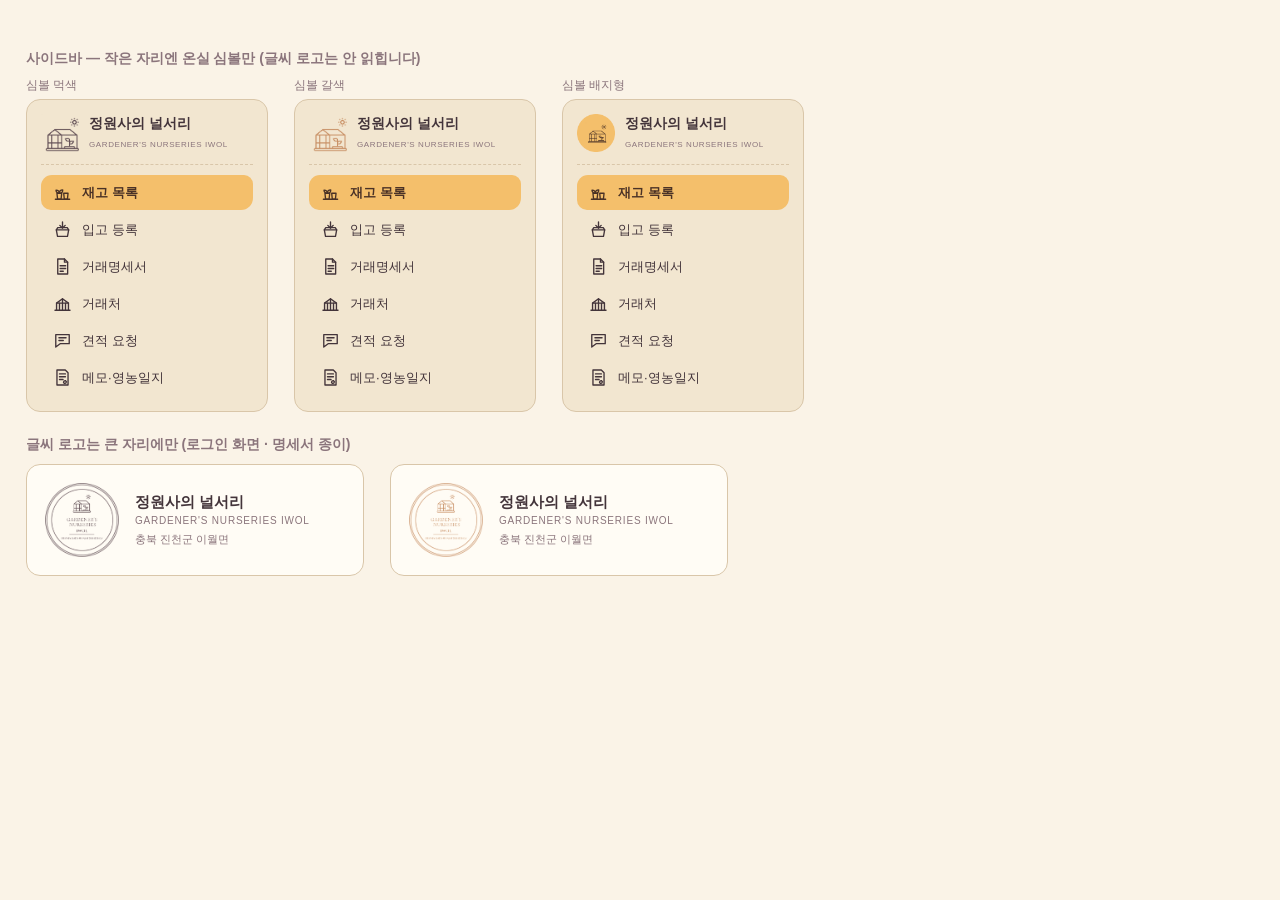
<file: img/브랜드/_확인2.html>
<!doctype html><meta charset="utf-8"><title>심볼·아이콘 확인</title>
<style>
 body{background:#FAF3E7;font-family:-apple-system,'Apple SD Gothic Neo',sans-serif;color:#43343A;padding:26px;margin:0;width:1000px}
 h2{font-size:14px;margin:24px 0 10px;color:#8B757C;font-weight:600}
 .cmp{display:flex;gap:26px;align-items:flex-start;flex-wrap:wrap}
 .side{background:#F2E6D0;border:1.5px solid #D9C6A9;border-radius:14px;padding:14px;width:212px}
 .side .lg{display:flex;align-items:center;gap:10px;padding-bottom:12px;border-bottom:1.5px dashed #D9C6A9;margin-bottom:10px}
 .side .lg img{width:38px;height:38px;object-fit:contain}
 .side .lg b{font-size:14px;display:block;line-height:1.25}
 .side .lg span{font-size:8px;color:#8B757C;letter-spacing:.6px}
 .mi{display:flex;align-items:center;gap:10px;border-radius:11px 9px 12px 10px;padding:8px 12px;font-size:13px;margin-bottom:2px}
 .mi.on{background:#F4BF6B;color:#4A3226;font-weight:600}
 .mi svg{width:19px;height:19px;flex:none}
 .lbl{font-size:11.5px;color:#8B757C;margin-bottom:6px}
 .big{display:flex;gap:16px;align-items:center;background:#FFFCF5;border:1.5px solid #D9C6A9;border-radius:14px;padding:18px;width:300px}
 .big img{width:74px;height:74px;object-fit:contain}
</style>

<h2>사이드바 — 작은 자리엔 온실 심볼만 (글씨 로고는 안 읽힙니다)</h2>
<div class="cmp">
 <div><div class="lbl">심볼 먹색</div>
  <div class="side"><div class="lg"><img src="심볼-먹색.png"><div><b>정원사의 널서리</b><span>GARDENER'S NURSERIES IWOL</span></div></div>
   <div class="mi on"><svg viewBox="0 0 24 24" fill="none" stroke="currentColor" stroke-width="1.7" stroke-linecap="round" stroke-linejoin="round"><path d="M3 20.5h18"/><path d="M5 13h6l-.8 7.5H5.8zM13.5 13h5.5l-.8 7.5h-3.9z"/><path d="M8 13c0-2.6-2-4-4.2-4C3.8 11.6 5.8 13 8 13z"/><path d="M8 13c0-2.8 2-4.3 4.3-4.3C12.3 11.4 10.3 13 8 13z"/></svg>재고 목록</div>
   <div class="mi"><svg viewBox="0 0 24 24" fill="none" stroke="currentColor" stroke-width="1.7" stroke-linecap="round" stroke-linejoin="round"><path d="M12 2.5v7.5"/><path d="M8.6 6.8L12 10.2l3.4-3.4"/><path d="M4.2 12.5h15.6l-1.5 8.2H5.7z"/><path d="M4.2 12.5L6 9.6h12l1.8 2.9"/></svg>입고 등록</div>
   <div class="mi"><svg viewBox="0 0 24 24" fill="none" stroke="currentColor" stroke-width="1.7" stroke-linecap="round" stroke-linejoin="round"><path d="M6 2.5h8.5L18.5 6.5V21.5H6z"/><path d="M14.5 2.5v4h4"/><path d="M9 11h7M9 14.5h7M9 18h4"/></svg>거래명세서</div>
   <div class="mi"><svg viewBox="0 0 24 24" fill="none" stroke="currentColor" stroke-width="1.7" stroke-linecap="round" stroke-linejoin="round"><path d="M2.5 20.5h19"/><path d="M4.5 20.5v-9L12 6l7.5 5.5v9"/><path d="M12 6.2v14.3"/><path d="M4.5 11.5h15"/><path d="M8.2 11.5v9M15.8 11.5v9"/></svg>거래처</div>
   <div class="mi"><svg viewBox="0 0 24 24" fill="none" stroke="currentColor" stroke-width="1.7" stroke-linecap="round" stroke-linejoin="round"><path d="M3.5 4.5h17v11.5H9l-5.5 4.2z"/><path d="M7.5 8.5h9M7.5 12h5.5"/></svg>견적 요청</div>
   <div class="mi"><svg viewBox="0 0 24 24" fill="none" stroke="currentColor" stroke-width="1.7" stroke-linecap="round" stroke-linejoin="round"><path d="M5 2.5h10.5L19 6v15.5H5z"/><path d="M8.2 7.5h7.5M8.2 11h7.5M8.2 14.5h4.5"/><path d="M14.5 19.5l1.8-.5.6-1.8-1.3-1.3-1.8.6-.5 1.8z"/></svg>메모·영농일지</div>
  </div></div>
 <div><div class="lbl">심볼 갈색</div>
  <div class="side"><div class="lg"><img src="심볼-갈색.png"><div><b>정원사의 널서리</b><span>GARDENER'S NURSERIES IWOL</span></div></div>
   <div class="mi on"><svg viewBox="0 0 24 24" fill="none" stroke="currentColor" stroke-width="1.7" stroke-linecap="round" stroke-linejoin="round"><path d="M3 20.5h18"/><path d="M5 13h6l-.8 7.5H5.8zM13.5 13h5.5l-.8 7.5h-3.9z"/><path d="M8 13c0-2.6-2-4-4.2-4C3.8 11.6 5.8 13 8 13z"/><path d="M8 13c0-2.8 2-4.3 4.3-4.3C12.3 11.4 10.3 13 8 13z"/></svg>재고 목록</div>
   <div class="mi"><svg viewBox="0 0 24 24" fill="none" stroke="currentColor" stroke-width="1.7" stroke-linecap="round" stroke-linejoin="round"><path d="M12 2.5v7.5"/><path d="M8.6 6.8L12 10.2l3.4-3.4"/><path d="M4.2 12.5h15.6l-1.5 8.2H5.7z"/><path d="M4.2 12.5L6 9.6h12l1.8 2.9"/></svg>입고 등록</div>
   <div class="mi"><svg viewBox="0 0 24 24" fill="none" stroke="currentColor" stroke-width="1.7" stroke-linecap="round" stroke-linejoin="round"><path d="M6 2.5h8.5L18.5 6.5V21.5H6z"/><path d="M14.5 2.5v4h4"/><path d="M9 11h7M9 14.5h7M9 18h4"/></svg>거래명세서</div>
   <div class="mi"><svg viewBox="0 0 24 24" fill="none" stroke="currentColor" stroke-width="1.7" stroke-linecap="round" stroke-linejoin="round"><path d="M2.5 20.5h19"/><path d="M4.5 20.5v-9L12 6l7.5 5.5v9"/><path d="M12 6.2v14.3"/><path d="M4.5 11.5h15"/><path d="M8.2 11.5v9M15.8 11.5v9"/></svg>거래처</div>
   <div class="mi"><svg viewBox="0 0 24 24" fill="none" stroke="currentColor" stroke-width="1.7" stroke-linecap="round" stroke-linejoin="round"><path d="M3.5 4.5h17v11.5H9l-5.5 4.2z"/><path d="M7.5 8.5h9M7.5 12h5.5"/></svg>견적 요청</div>
   <div class="mi"><svg viewBox="0 0 24 24" fill="none" stroke="currentColor" stroke-width="1.7" stroke-linecap="round" stroke-linejoin="round"><path d="M5 2.5h10.5L19 6v15.5H5z"/><path d="M8.2 7.5h7.5M8.2 11h7.5M8.2 14.5h4.5"/><path d="M14.5 19.5l1.8-.5.6-1.8-1.3-1.3-1.8.6-.5 1.8z"/></svg>메모·영농일지</div>
  </div></div>
 <div><div class="lbl">심볼 배지형</div>
  <div class="side"><div class="lg"><img src="심볼-배지.png"><div><b>정원사의 널서리</b><span>GARDENER'S NURSERIES IWOL</span></div></div>
   <div class="mi on"><svg viewBox="0 0 24 24" fill="none" stroke="currentColor" stroke-width="1.7" stroke-linecap="round" stroke-linejoin="round"><path d="M3 20.5h18"/><path d="M5 13h6l-.8 7.5H5.8zM13.5 13h5.5l-.8 7.5h-3.9z"/><path d="M8 13c0-2.6-2-4-4.2-4C3.8 11.6 5.8 13 8 13z"/><path d="M8 13c0-2.8 2-4.3 4.3-4.3C12.3 11.4 10.3 13 8 13z"/></svg>재고 목록</div>
   <div class="mi"><svg viewBox="0 0 24 24" fill="none" stroke="currentColor" stroke-width="1.7" stroke-linecap="round" stroke-linejoin="round"><path d="M12 2.5v7.5"/><path d="M8.6 6.8L12 10.2l3.4-3.4"/><path d="M4.2 12.5h15.6l-1.5 8.2H5.7z"/><path d="M4.2 12.5L6 9.6h12l1.8 2.9"/></svg>입고 등록</div>
   <div class="mi"><svg viewBox="0 0 24 24" fill="none" stroke="currentColor" stroke-width="1.7" stroke-linecap="round" stroke-linejoin="round"><path d="M6 2.5h8.5L18.5 6.5V21.5H6z"/><path d="M14.5 2.5v4h4"/><path d="M9 11h7M9 14.5h7M9 18h4"/></svg>거래명세서</div>
   <div class="mi"><svg viewBox="0 0 24 24" fill="none" stroke="currentColor" stroke-width="1.7" stroke-linecap="round" stroke-linejoin="round"><path d="M2.5 20.5h19"/><path d="M4.5 20.5v-9L12 6l7.5 5.5v9"/><path d="M12 6.2v14.3"/><path d="M4.5 11.5h15"/><path d="M8.2 11.5v9M15.8 11.5v9"/></svg>거래처</div>
   <div class="mi"><svg viewBox="0 0 24 24" fill="none" stroke="currentColor" stroke-width="1.7" stroke-linecap="round" stroke-linejoin="round"><path d="M3.5 4.5h17v11.5H9l-5.5 4.2z"/><path d="M7.5 8.5h9M7.5 12h5.5"/></svg>견적 요청</div>
   <div class="mi"><svg viewBox="0 0 24 24" fill="none" stroke="currentColor" stroke-width="1.7" stroke-linecap="round" stroke-linejoin="round"><path d="M5 2.5h10.5L19 6v15.5H5z"/><path d="M8.2 7.5h7.5M8.2 11h7.5M8.2 14.5h4.5"/><path d="M14.5 19.5l1.8-.5.6-1.8-1.3-1.3-1.8.6-.5 1.8z"/></svg>메모·영농일지</div>
  </div></div>
</div>

<h2>글씨 로고는 큰 자리에만 (로그인 화면 · 명세서 종이)</h2>
<div class="cmp">
 <div class="big"><img src="로고-먹색.png"><div><b style="font-size:15px">정원사의 널서리</b><div style="font-size:10px;color:#8B757C;letter-spacing:.8px;margin-top:3px">GARDENER'S NURSERIES IWOL</div><div style="font-size:11px;color:#8B757C;margin-top:6px">충북 진천군 이월면</div></div></div>
 <div class="big"><img src="로고-갈색.png"><div><b style="font-size:15px">정원사의 널서리</b><div style="font-size:10px;color:#8B757C;letter-spacing:.8px;margin-top:3px">GARDENER'S NURSERIES IWOL</div><div style="font-size:11px;color:#8B757C;margin-top:6px">충북 진천군 이월면</div></div></div>
</div>
</file>
